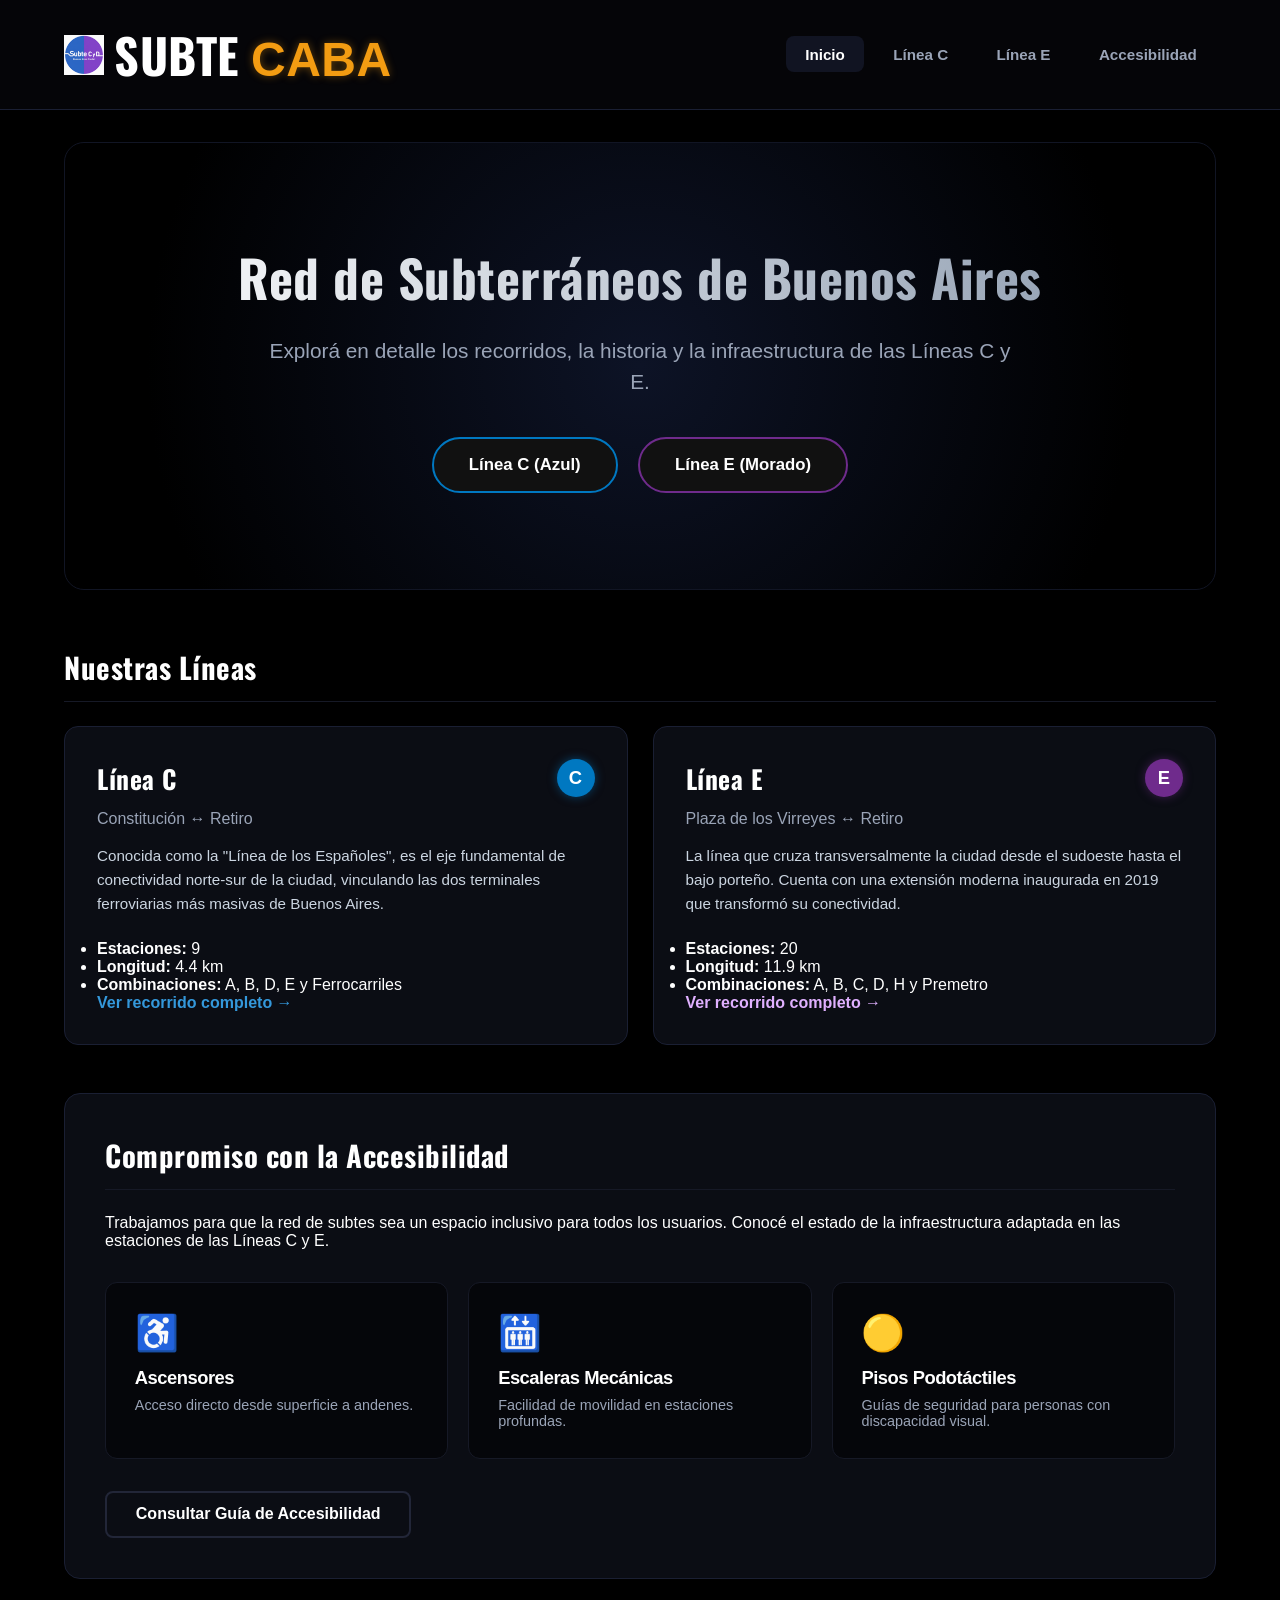
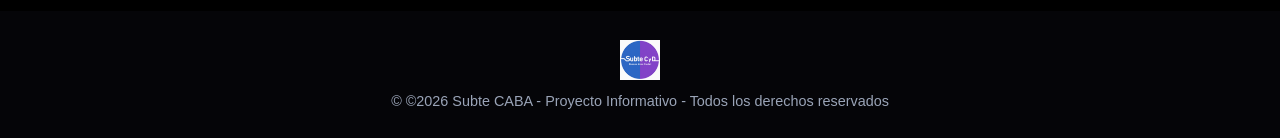
<file: index.html>
<!DOCTYPE html>
<html lang="es">
<head>
    <meta charset="UTF-8">
    <meta name="viewport" content="width=device-width, initial-scale=1.0">
    <title>Subte CABA - Inicio</title>
    <link rel="stylesheet" href="css/styles.css">
</head>
<body class="page-inicio">

    <header>
        <div class="logo">
            <img src="img/Logo pagina Subtes.png" alt="Logo Subtes CABA">
            <h1>SUBTE <span>CABA</span></h1>
        </div>
        <nav>
            <ul>
                <li><a href="index.html" class="active">Inicio</a></li>
                <li><a href="linea_c.html" class="linea-c-nav">Línea C</a></li>
                <li><a href="linea_e.html" class="linea-e-nav">Línea E</a></li>
                <li><a href="accesibilidad.html">Accesibilidad</a></li>
            </ul>
        </nav>
    </header>

    <main class="contenedor-inicio">
        
        <section class="hero-inicio">
            <h1>Red de Subterráneos de Buenos Aires</h1>
            <p>Explorá en detalle los recorridos, la historia y la infraestructura de las Líneas C y E.</p>
            <div class="botones-lineas">
                <a href="linea_c.html" class="btn-linea btn-c">Línea C (Azul)</a>
                <a href="linea_e.html" class="btn-linea btn-e">Línea E (Morado)</a>
            </div>
        </section>

        <section class="seccion-lineas-info">
            <h2>Nuestras Líneas</h2>
            <div class="grid-containers">
                
                <div class="container-linea-card card-c">
                    <div class="card-header-linea">
                        <h3>Línea C</h3>
                        <span class="badge-linea b-c">C</span>
                    </div>
                    <p class="recorrido-txt">Constitución ↔ Retiro</p>
                    <p class="desc-txt">Conocida como la "Línea de los Españoles", es el eje fundamental de conectividad norte-sur de la ciudad, vinculando las dos terminales ferroviarias más masivas de Buenos Aires.</p>
                    <ul class="datos-clave">
                        <li><strong>Estaciones:</strong> 9</li>
                        <li><strong>Longitud:</strong> 4.4 km</li>
                        <li><strong>Combinaciones:</strong> A, B, D, E y Ferrocarriles</li>
                    </ul>
                    <a href="linea-c.html" class="btn-ver-mas">Ver recorrido completo →</a>
                </div>

                <div class="container-linea-card card-e">
                    <div class="card-header-linea">
                        <h3>Línea E</h3>
                        <span class="badge-linea b-e">E</span>
                    </div>
                    <p class="recorrido-txt">Plaza de los Virreyes ↔ Retiro</p>
                    <p class="desc-txt">La línea que cruza transversalmente la ciudad desde el sudoeste hasta el bajo porteño. Cuenta con una extensión moderna inaugurada en 2019 que transformó su conectividad.</p>
                    <ul class="datos-clave">
                        <li><strong>Estaciones:</strong> 20</li>
                        <li><strong>Longitud:</strong> 11.9 km</li>
                        <li><strong>Combinaciones:</strong> A, B, C, D, H y Premetro</li>
                    </ul>
                    <a href="linea-e.html" class="btn-ver-mas">Ver recorrido completo →</a>
                </div>

            </div>
        </section>

        <section class="apartado-accesibilidad">
            <div class="accesibilidad-contenido">
                <div class="accesibilidad-texto">
                    <h2>Compromiso con la Accesibilidad</h2>
                    <p>Trabajamos para que la red de subtes sea un espacio inclusivo para todos los usuarios. Conocé el estado de la infraestructura adaptada en las estaciones de las Líneas C y E.</p>
                    
                    <div class="grid-iconos-accesibilidad">
                        <div class="icono-item">
                            <span class="icono">♿</span>
                            <h4>Ascensores</h4>
                            <p>Acceso directo desde superficie a andenes.</p>
                        </div>
                        <div class="icono-item">
                            <span class="icono">🛗</span>
                            <h4>Escaleras Mecánicas</h4>
                            <p>Facilidad de movilidad en estaciones profundas.</p>
                        </div>
                        <div class="icono-item">
                            <span class="icono">🟡</span>
                            <h4>Pisos Podotáctiles</h4>
                            <p>Guías de seguridad para personas con discapacidad visual.</p>
                        </div>
                    </div>

                    <a href="accesibilidad.html" class="btn-accesibilidad-link">Consultar Guía de Accesibilidad</a>
                </div>
            </div>
        </section>

    </main>

    <footer>
        <img src="img/Logo pagina Subtes.png" alt="Logo Subtes CABA">
        <p>&copy; ©2026 Subte CABA - Proyecto Informativo - Todos los derechos reservados </p>
    </footer>

    <script src="js/main.js"></script>
</body>
</html>
</file>
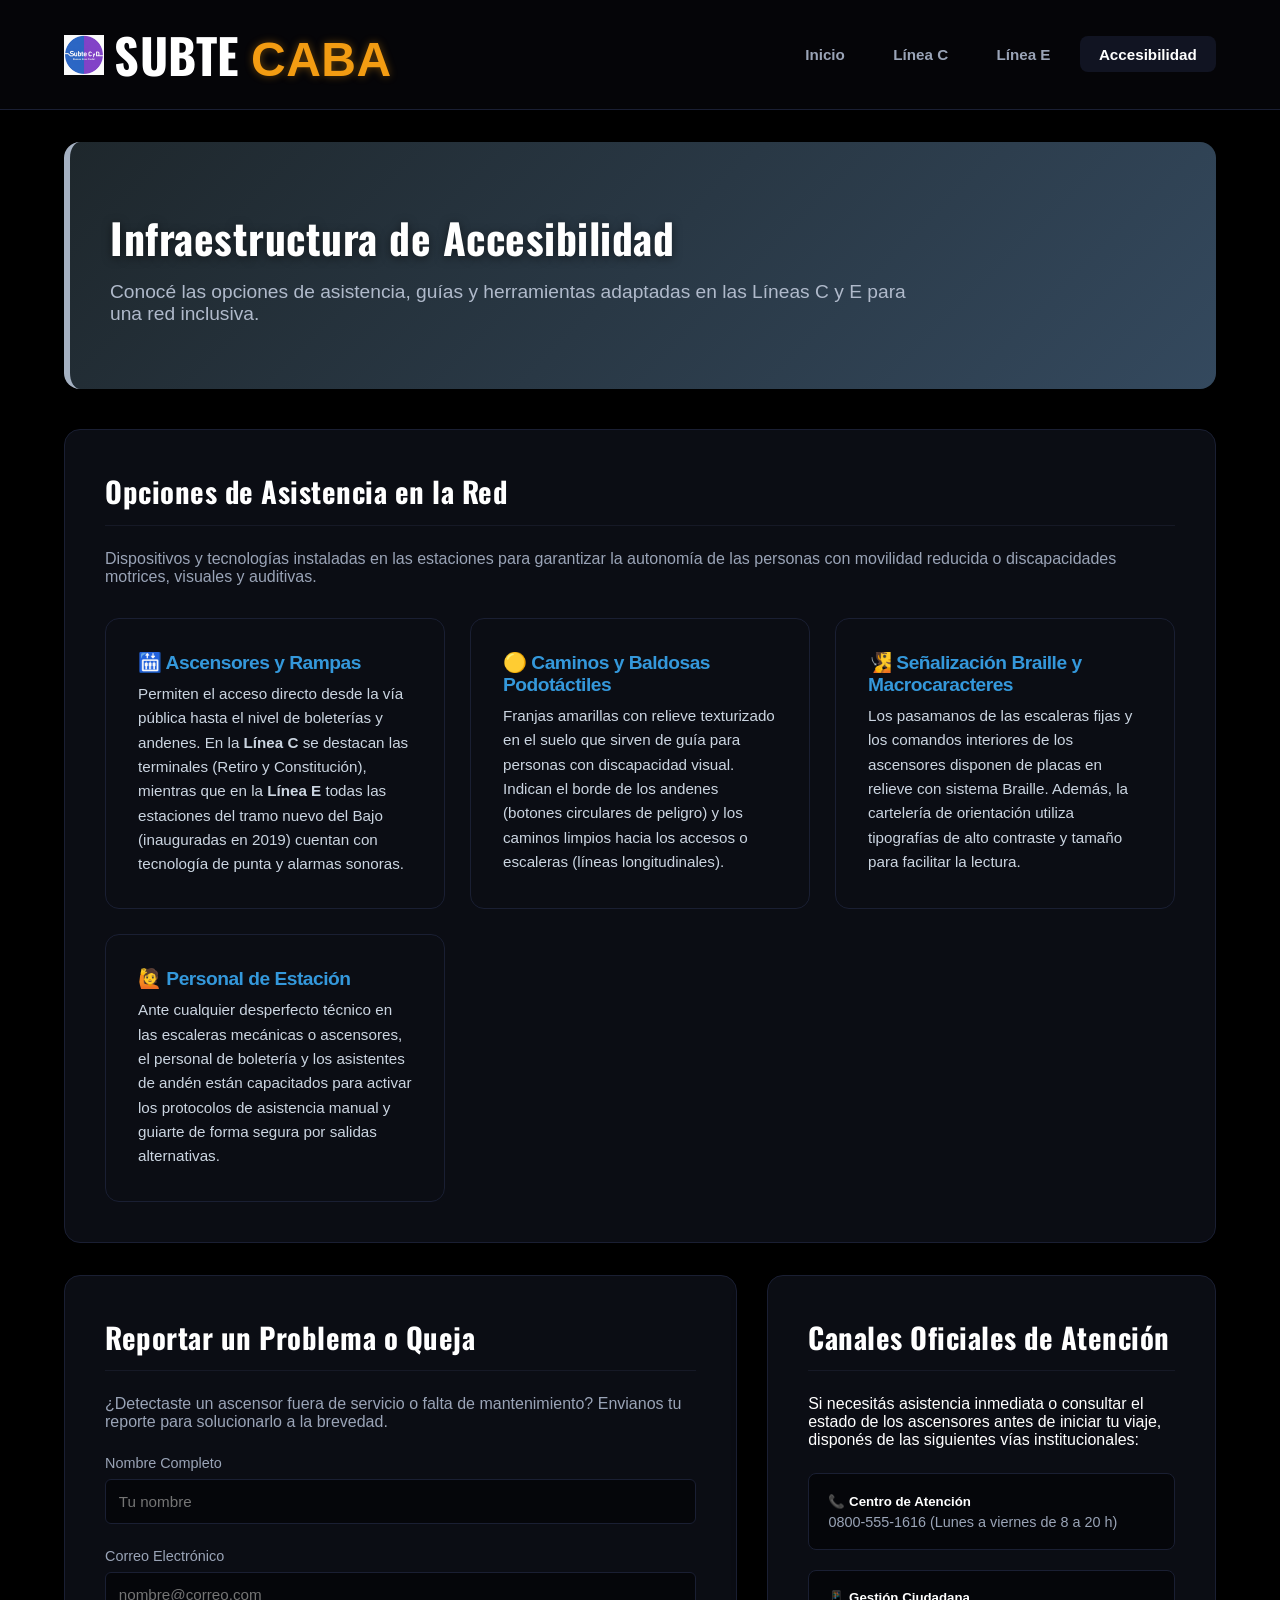
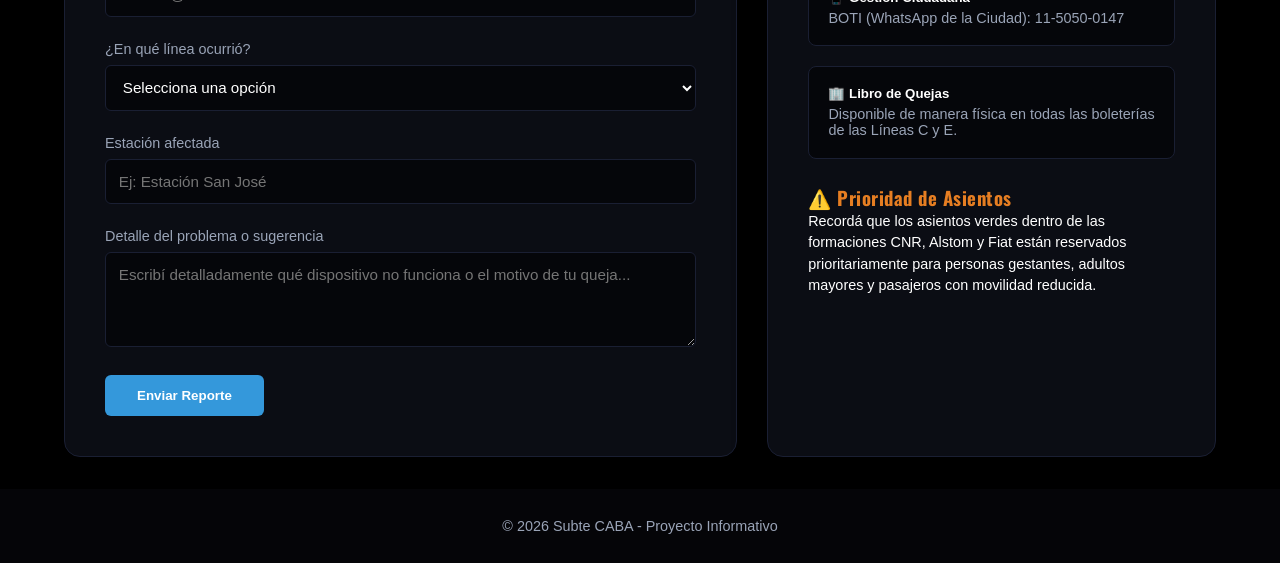
<file: accesibilidad.html>
<!DOCTYPE html>
<html lang="es">
<head>
    <meta charset="UTF-8">
    <meta name="viewport" content="width=device-width, initial-scale=1.0">
    <title>Subte CABA - Accesibilidad</title>
    <link rel="stylesheet" href="css/styles.css">
</head>
<body class="page-accesibilidad">

    <header>
        <div class="logo">
            <img src="img/Logo pagina Subtes.png" alt="Logo Subtes CABA">
            <h1>SUBTE <span>CABA</span></h1>
        </div>
        <nav>
            <ul>
                <li><a href="index.html">Inicio</a></li>
                <li><a href="linea_c.html" class="linea-c-nav">Línea C</a></li>
                <li><a href="linea_e.html" class="linea-e-nav">Línea E</a></li>
                <li><a href="accesibilidad.html" class="active">Accesibilidad</a></li>
            </ul>
        </nav>
    </header>

    <main class="contenedor-linea">
        <section class="banner-linea" style="background: linear-gradient(135deg, #1e272c 0%, #34495e 100%); border-left: 6px solid #a5b1c2;">
            <h1>Infraestructura de Accesibilidad</h1>
            <p>Conocé las opciones de asistencia, guías y herramientas adaptadas en las Líneas C y E para una red inclusiva.</p>
        </section>

        <section class="recorrido-subte" style="margin-bottom: 30px;">
            <h2>Opciones de Asistencia en la Red</h2>
            <p style="color: var(--texto-secundario); margin-bottom: 2rem;">Dispositivos y tecnologías instaladas en las estaciones para garantizar la autonomía de las personas con movilidad reducida o discapacidades motrices, visuales y auditivas.</p>
            
            <div class="grid-containers" style="margin-bottom: 0;">
                <div class="container-linea-card">
                    <h4 style="font-size: 1.2rem; margin-bottom: 0.5rem; color: #3498db;">🛗 Ascensores y Rampas</h4>
                    <p class="desc-txt" style="margin-bottom: 0;">
                        Permiten el acceso directo desde la vía pública hasta el nivel de boleterías y andenes. En la <strong>Línea C</strong> se destacan las terminales (Retiro y Constitución), mientras que en la <strong>Línea E</strong> todas las estaciones del tramo nuevo del Bajo (inauguradas en 2019) cuentan con tecnología de punta y alarmas sonoras.
                    </p>
                </div>

                <div class="container-linea-card">
                    <h4 style="font-size: 1.2rem; margin-bottom: 0.5rem; color: #3498db;">🟡 Caminos y Baldosas Podotáctiles</h4>
                    <p class="desc-txt" style="margin-bottom: 0;">
                        Franjas amarillas con relieve texturizado en el suelo que sirven de guía para personas con discapacidad visual. Indican el borde de los andenes (botones circulares de peligro) y los caminos limpios hacia los accesos o escaleras (líneas longitudinales).
                    </p>
                </div>

                <div class="container-linea-card">
                    <h4 style="font-size: 1.2rem; margin-bottom: 0.5rem; color: #3498db;">🧏 Señalización Braille y Macrocaracteres</h4>
                    <p class="desc-txt" style="margin-bottom: 0;">
                        Los pasamanos de las escaleras fijas y los comandos interiores de los ascensores disponen de placas en relieve con sistema Braille. Además, la cartelería de orientación utiliza tipografías de alto contraste y tamaño para facilitar la lectura.
                    </p>
                </div>

                <div class="container-linea-card">
                    <h4 style="font-size: 1.2rem; margin-bottom: 0.5rem; color: #3498db;">🙋 Personal de Estación</h4>
                    <p class="desc-txt" style="margin-bottom: 0;">
                        Ante cualquier desperfecto técnico en las escaleras mecánicas o ascensores, el personal de boletería y los asistentes de andén están capacitados para activar los protocolos de asistencia manual y guiarte de forma segura por salidas alternativas.
                    </p>
                </div>
            </div>
        </section>

        <div class="contenido-dos-columnas">
            
            <section class="recorrido-subte">
                <h2>Reportar un Problema o Queja</h2>
                <p style="color: var(--texto-secundario); margin-bottom: 1.5rem;">¿Detectaste un ascensor fuera de servicio o falta de mantenimiento? Envianos tu reporte para solucionarlo a la brevedad.</p>
                
                <form action="#" method="POST">
                    <div class="form-grupo">
                        <label for="nombre">Nombre Completo</label>
                        <input type="text" id="nombre" class="form-control" placeholder="Tu nombre" required>
                    </div>

                    <div class="form-grupo">
                        <label for="email">Correo Electrónico</label>
                        <input type="email" id="email" class="form-control" placeholder="nombre@correo.com" required>
                    </div>

                    <div class="form-grupo">
                        <label for="linea">¿En qué línea ocurrió?</label>
                        <select id="linea" class="form-control" required>
                            <option value="">Selecciona una opción</option>
                            <option value="C">Línea C</option>
                            <option value="E">Línea E</option>
                            <option value="otra">Otra estación / Combinación</option>
                        </select>
                    </div>

                    <div class="form-grupo">
                        <label for="estacion">Estación afectada</label>
                        <input type="text" id="estacion" class="form-control" placeholder="Ej: Estación San José" required>
                    </div>

                    <div class="form-grupo">
                        <label for="mensaje">Detalle del problema o sugerencia</label>
                        <textarea id="mensaje" class="form-control" rows="4" placeholder="Escribí detalladamente qué dispositivo no funciona o el motivo de tu queja..." required></textarea>
                    </div>

                    <button type="submit" class="btn-enviar">Enviar Reporte</button>
                </form>
            </section>

            <section class="historia-cultura">
                <h2>Canales Oficiales de Atención</h2>
                <p>Si necesitás asistencia inmediata o consultar el estado de los ascensores antes de iniciar tu viaje, disponés de las siguientes vías institucionales:</p>
                
                <div class="info-contacto-grilla">
                    <div class="contacto-item">
                        <h5 style="color: #fff; margin-bottom: 5px;">📞 Centro de Atención</h5>
                        <p style="font-size: 0.9rem; color: var(--texto-secundario);">0800-555-1616 (Lunes a viernes de 8 a 20 h)</p>
                    </div>
                    
                    <div class="contacto-item">
                        <h5 style="color: #fff; margin-bottom: 5px;">📱 Gestión Ciudadana</h5>
                        <p style="font-size: 0.9rem; color: var(--texto-secundario);">BOTI (WhatsApp de la Ciudad): 11-5050-0147</p>
                    </div>

                    <div class="contacto-item">
                        <h5 style="color: #fff; margin-bottom: 5px;">🏢 Libro de Quejas</h5>
                        <p style="font-size: 0.9rem; color: var(--texto-secundario);">Disponible de manera física en todas las boleterías de las Líneas C y E.</p>
                    </div>
                </div>

                <div class="destacado-cultural" style="margin-top: 25px; border-color: #e67e22;">
                    <h3 style="color: #e67e22;">⚠️ Prioridad de Asientos</h3>
                    <p style="font-size: 0.9rem; margin-bottom: 0; line-height: 1.5;">Recordá que los asientos verdes dentro de las formaciones CNR, Alstom y Fiat están reservados prioritariamente para personas gestantes, adultos mayores y pasajeros con movilidad reducida.</p>
                </div>
            </section>

        </div>
    </main>

    <footer>
        <p>&copy; 2026 Subte CABA - Proyecto Informativo</p>
    </footer>
</body>
</html>
</file>
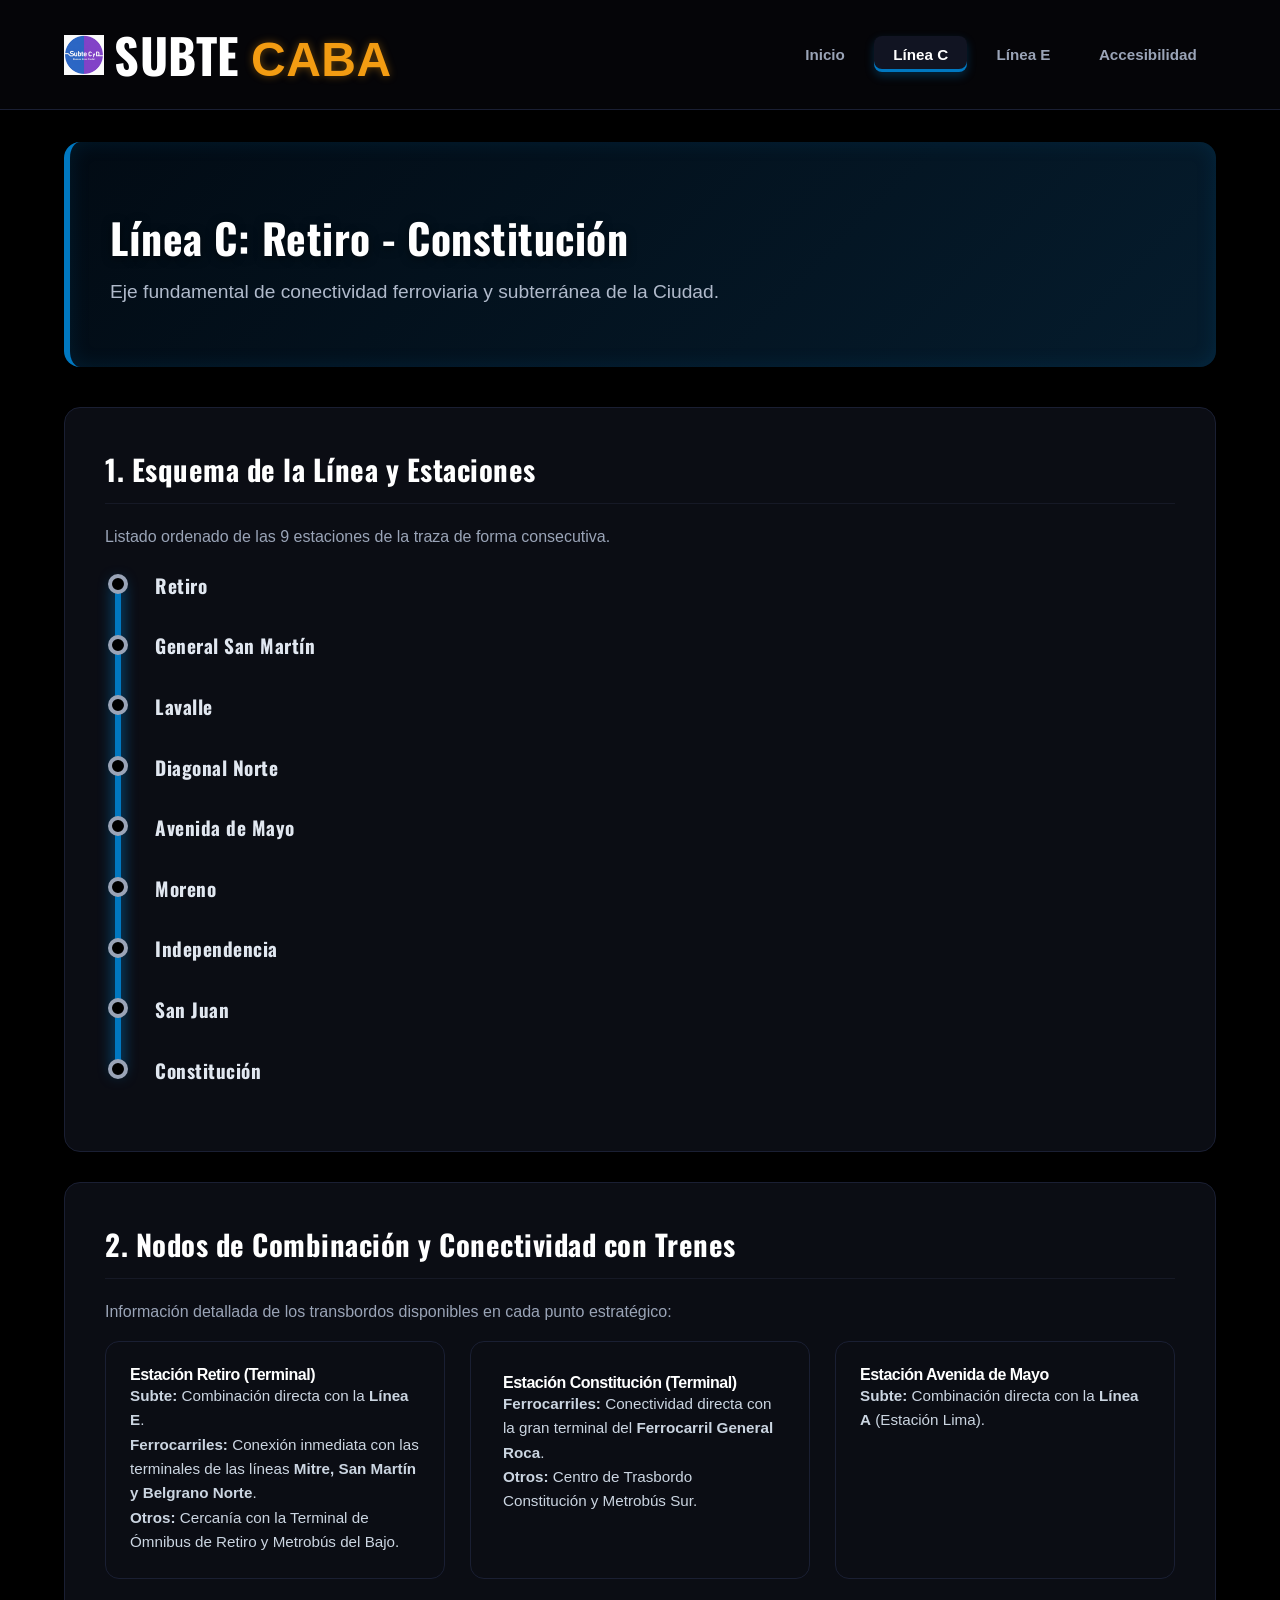
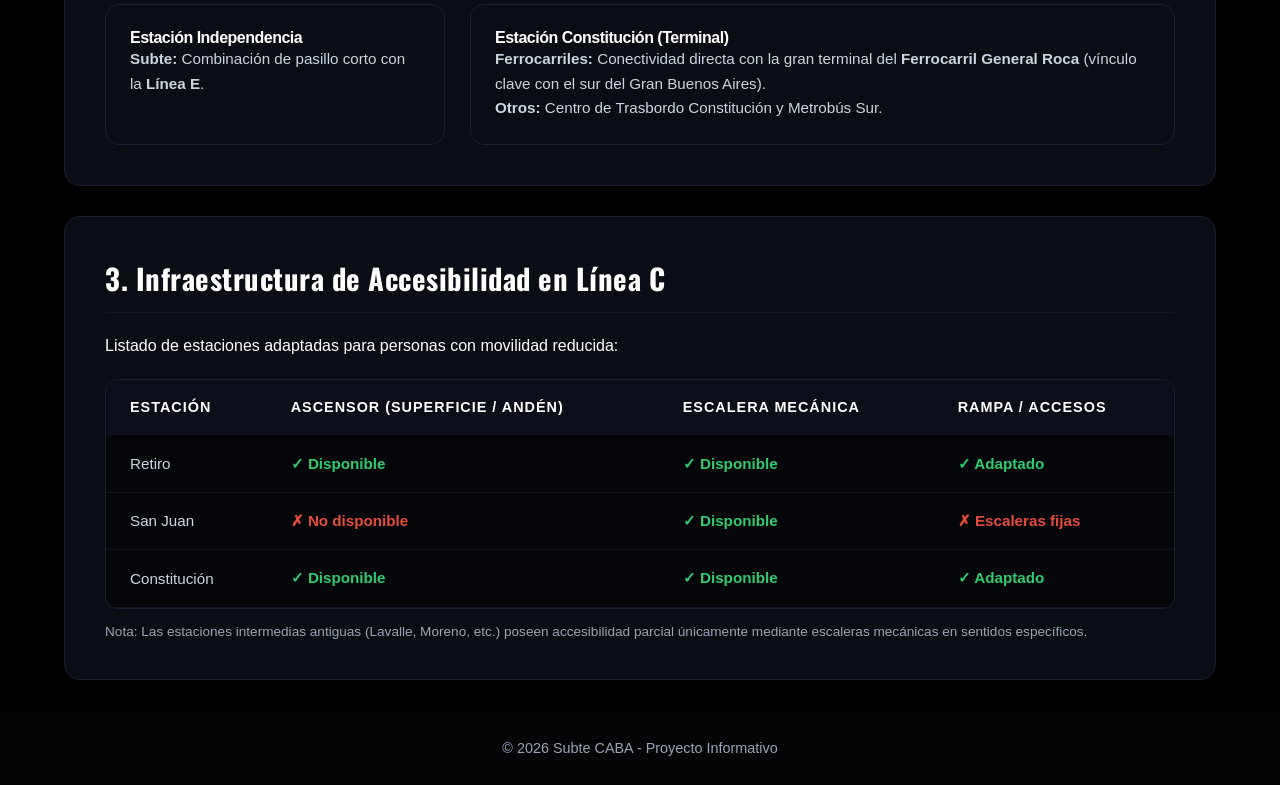
<file: linea_c.html>
<!DOCTYPE html>
<html lang="es">
<head>
    <meta charset="UTF-8">
    <meta name="viewport" content="width=device-width, initial-scale=1.0">
    <title>Subte CABA - Línea C</title>
    <link rel="stylesheet" href="css/styles.css">
</head>
<body class="page-linea-c">

    <header>
        <div class="logo">
            <img src="img/Logo pagina Subtes.png" alt="Logo Subtes CABA">
            <h1>SUBTE <span>CABA</span></h1>
        </div>
        <nav>
            <ul>
                <li><a href="index.html">Inicio</a></li>
                <li><a href="linea_c.html" class="active linea-c-nav">Línea C</a></li>
                <li><a href="linea_e.html" class="linea-e-nav">Línea E</a></li>
                <li><a href="accesibilidad.html">Accesibilidad</a></li>
            </ul>
        </nav>
    </header>

    <main class="contenedor-linea">
        <section class="banner-linea c-header">
            <h1>Línea C: Retiro - Constitución</h1>
            <p>Eje fundamental de conectividad ferroviaria y subterránea de la Ciudad.</p>
        </section>

        <section class="recorrido-subte" style="margin-bottom: 30px;">
            <h2>1. Esquema de la Línea y Estaciones</h2>
            <p style="color: var(--texto-secundario); margin-bottom: 20px;">Listado ordenado de las 9 estaciones de la traza de forma consecutiva.</p>
            <div class="timeline">
                <div class="estacion-item"><div class="punto-subte"></div><div class="estacion-info"><h3>Retiro</h3></div></div>
                <div class="estacion-item"><div class="punto-subte"></div><div class="estacion-info"><h3>General San Martín</h3></div></div>
                <div class="estacion-item"><div class="punto-subte"></div><div class="estacion-info"><h3>Lavalle</h3></div></div>
                <div class="estacion-item"><div class="punto-subte"></div><div class="estacion-info"><h3>Diagonal Norte</h3></div></div>
                <div class="estacion-item"><div class="punto-subte"></div><div class="estacion-info"><h3>Avenida de Mayo</h3></div></div>
                <div class="estacion-item"><div class="punto-subte"></div><div class="estacion-info"><h3>Moreno</h3></div></div>
                <div class="estacion-item"><div class="punto-subte"></div><div class="estacion-info"><h3>Independencia</h3></div></div>
                <div class="estacion-item"><div class="punto-subte"></div><div class="estacion-info"><h3>San Juan</h3></div></div>
                <div class="estacion-item"><div class="punto-subte"></div><div class="estacion-info"><h3>Constitución</h3></div></div>
            </div>
        </section>

        <section class="historia-cultura" style="margin-bottom: 30px;">
            <h2>2. Nodos de Combinación y Conectividad con Trenes</h2>
            <p style="color: var(--texto-secundario); margin-bottom: 20px;">Información detallada de los transbordos disponibles en cada punto estratégico:</p>
            
            <div class="grid-containers" style="margin-bottom: 0;">
                <div class="container-linea-card" style="padding: 1.5rem;">
                    <h4>Estación Retiro (Terminal)</h4>
                    <p class="desc-txt" style="margin-bottom: 0;">
                        <strong>Subte:</strong> Combinación directa con la <strong>Línea E</strong>.<br>
                        <strong>Ferrocarriles:</strong> Conexión inmediata con las terminales de las líneas <strong>Mitre, San Martín y Belgrano Norte</strong>.<br>
                        <strong>Otros:</strong> Cercanía con la Terminal de Ómnibus de Retiro y Metrobús del Bajo.
                    </p>
                </div>
                <!-- BUSCÁ ESTA TARJETA Y DEJALA ASÍ (SACALE EL STYLE DEL SPAN 2) -->
                <div class="container-linea-card">
                    <h4>Estación Constitución (Terminal)</h4>
                    <p class="desc-txt" style="margin-bottom: 0;">
                        <strong>Ferrocarriles:</strong> Conectividad directa con la gran terminal del <strong>Ferrocarril General Roca</strong>.<br>
                        <strong>Otros:</strong> Centro de Trasbordo Constitución y Metrobús Sur.
                    </p>
                </div>
                <div class="container-linea-card" style="padding: 1.5rem;">
                    <h4>Estación Avenida de Mayo</h4>
                    <p class="desc-txt" style="margin-bottom: 0;">
                        <strong>Subte:</strong> Combinación directa con la <strong>Línea A</strong> (Estación Lima).
                    </p>
                </div>
                <div class="container-linea-card" style="padding: 1.5rem;">
                    <h4>Estación Independencia</h4>
                    <p class="desc-txt" style="margin-bottom: 0;">
                            <strong>Subte:</strong> Combinación de pasillo corto con la <strong>Línea E</strong>.
                    </p>
                </div>
                <div class="container-linea-card" style="padding: 1.5rem; grid-column: span 2;">
                    <h4>Estación Constitución (Terminal)</h4>
                    <p class="desc-txt" style="margin-bottom: 0;">
                        <strong>Ferrocarriles:</strong> Conectividad directa con la gran terminal del <strong>Ferrocarril General Roca</strong> (vínculo clave con el sur del Gran Buenos Aires).<br>
                        <strong>Otros:</strong> Centro de Trasbordo Constitución y Metrobús Sur.
                    </p>
                </div>
            </div>
        </section>

        <section class="apartado-accesibilidad">
            <h2>3. Infraestructura de Accesibilidad en Línea C</h2>
            <p>Listado de estaciones adaptadas para personas con movilidad reducida:</p>
            <div class="tabla-accesibilidad-contenedor">
                <table>
                    <thead>
                        <tr>
                            <th>Estación</th>
                            <th>Ascensor (Superficie / Andén)</th>
                            <th>Escalera Mecánica</th>
                            <th>Rampa / Accesos</th>
                        </tr>
                    </thead>
                    <tbody>
                        <tr><td>Retiro</td><td class="check-si">✓ Disponible</td><td class="check-si">✓ Disponible</td><td class="check-si">✓ Adaptado</td></tr>
                        <tr><td>San Juan</td><td class="check-no">✗ No disponible</td><td class="check-si">✓ Disponible</td><td class="check-no">✗ Escaleras fijas</td></tr>
                        <tr><td>Constitución</td><td class="check-si">✓ Disponible</td><td class="check-si">✓ Disponible</td><td class="check-si">✓ Adaptado</td></tr>
                    </tbody>
                </table>
            </div>
            <p style="font-size: 0.85rem; color: var(--texto-secundario); margin-top: 15px;">Nota: Las estaciones intermedias antiguas (Lavalle, Moreno, etc.) poseen accesibilidad parcial únicamente mediante escaleras mecánicas en sentidos específicos.</p>
        </section>
    </main>

    <footer><p>&copy; 2026 Subte CABA - Proyecto Informativo</p></footer>
</body>
</html>
</file>
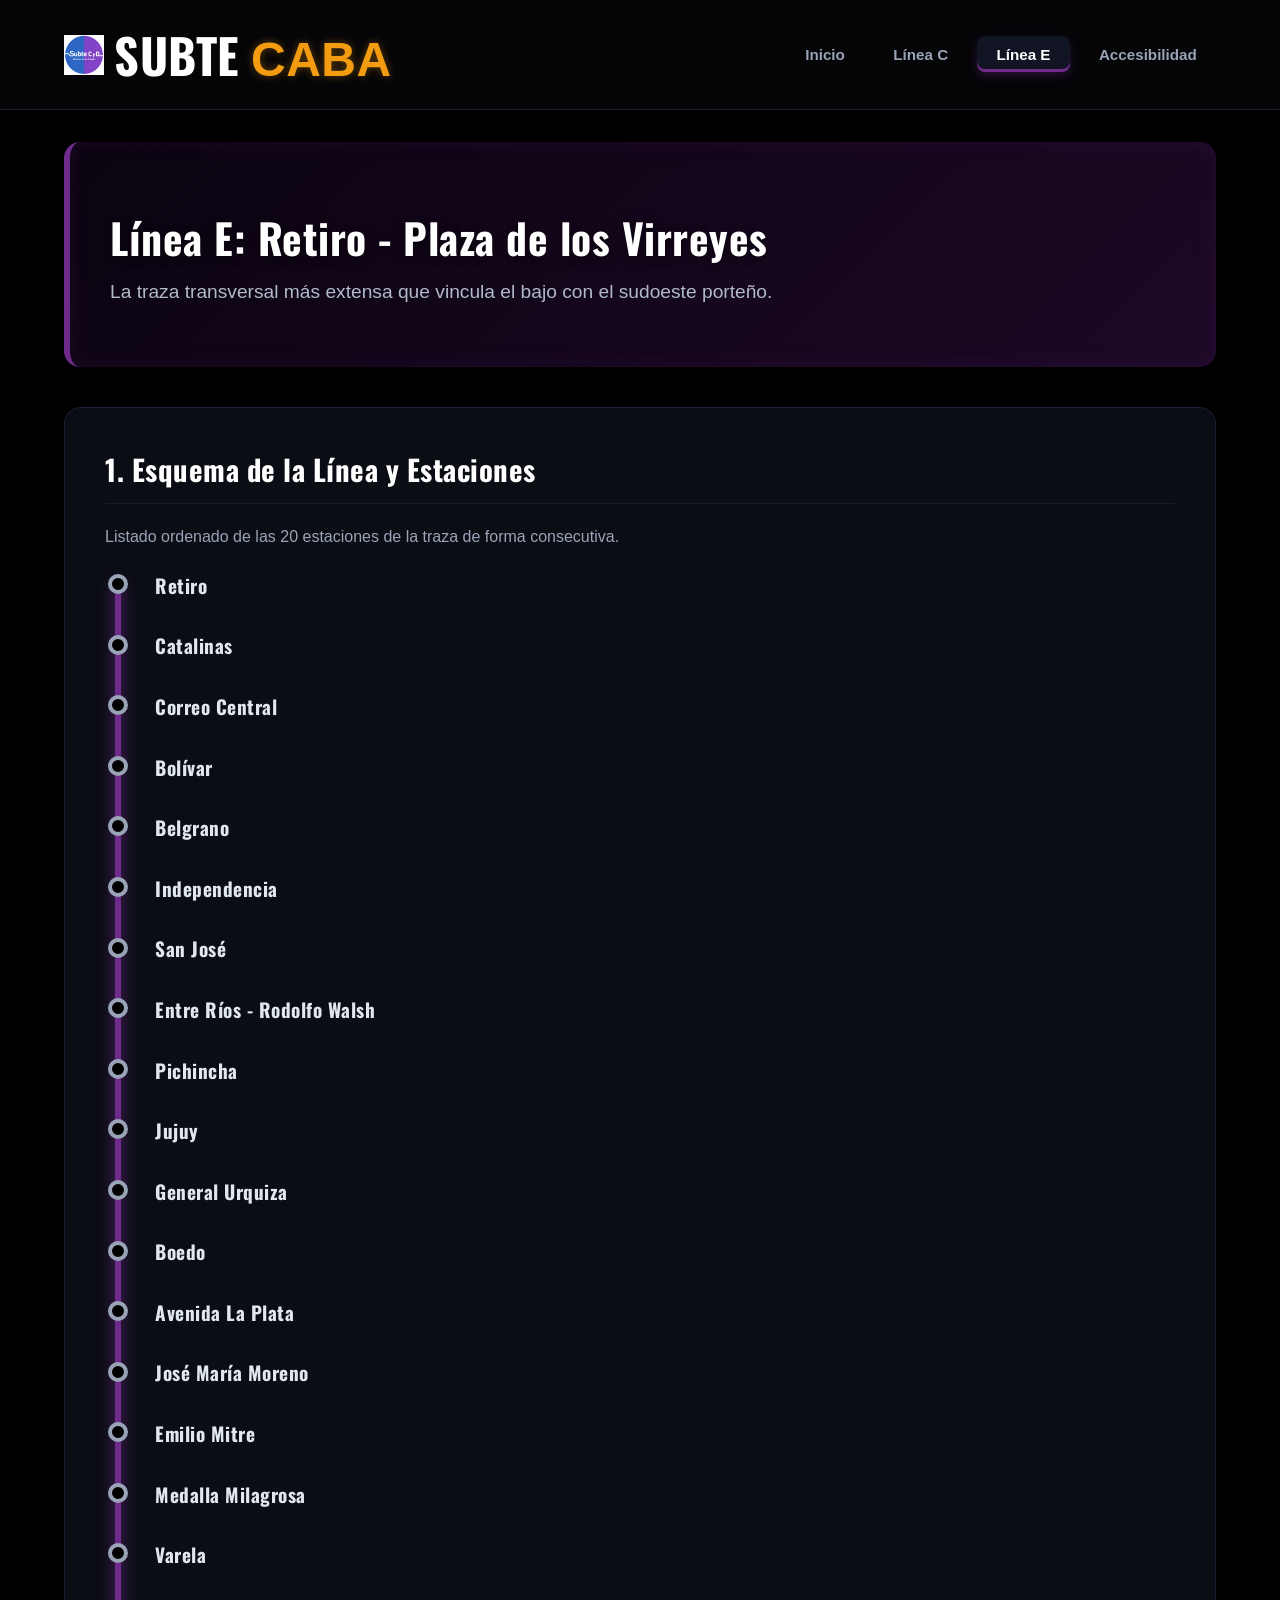
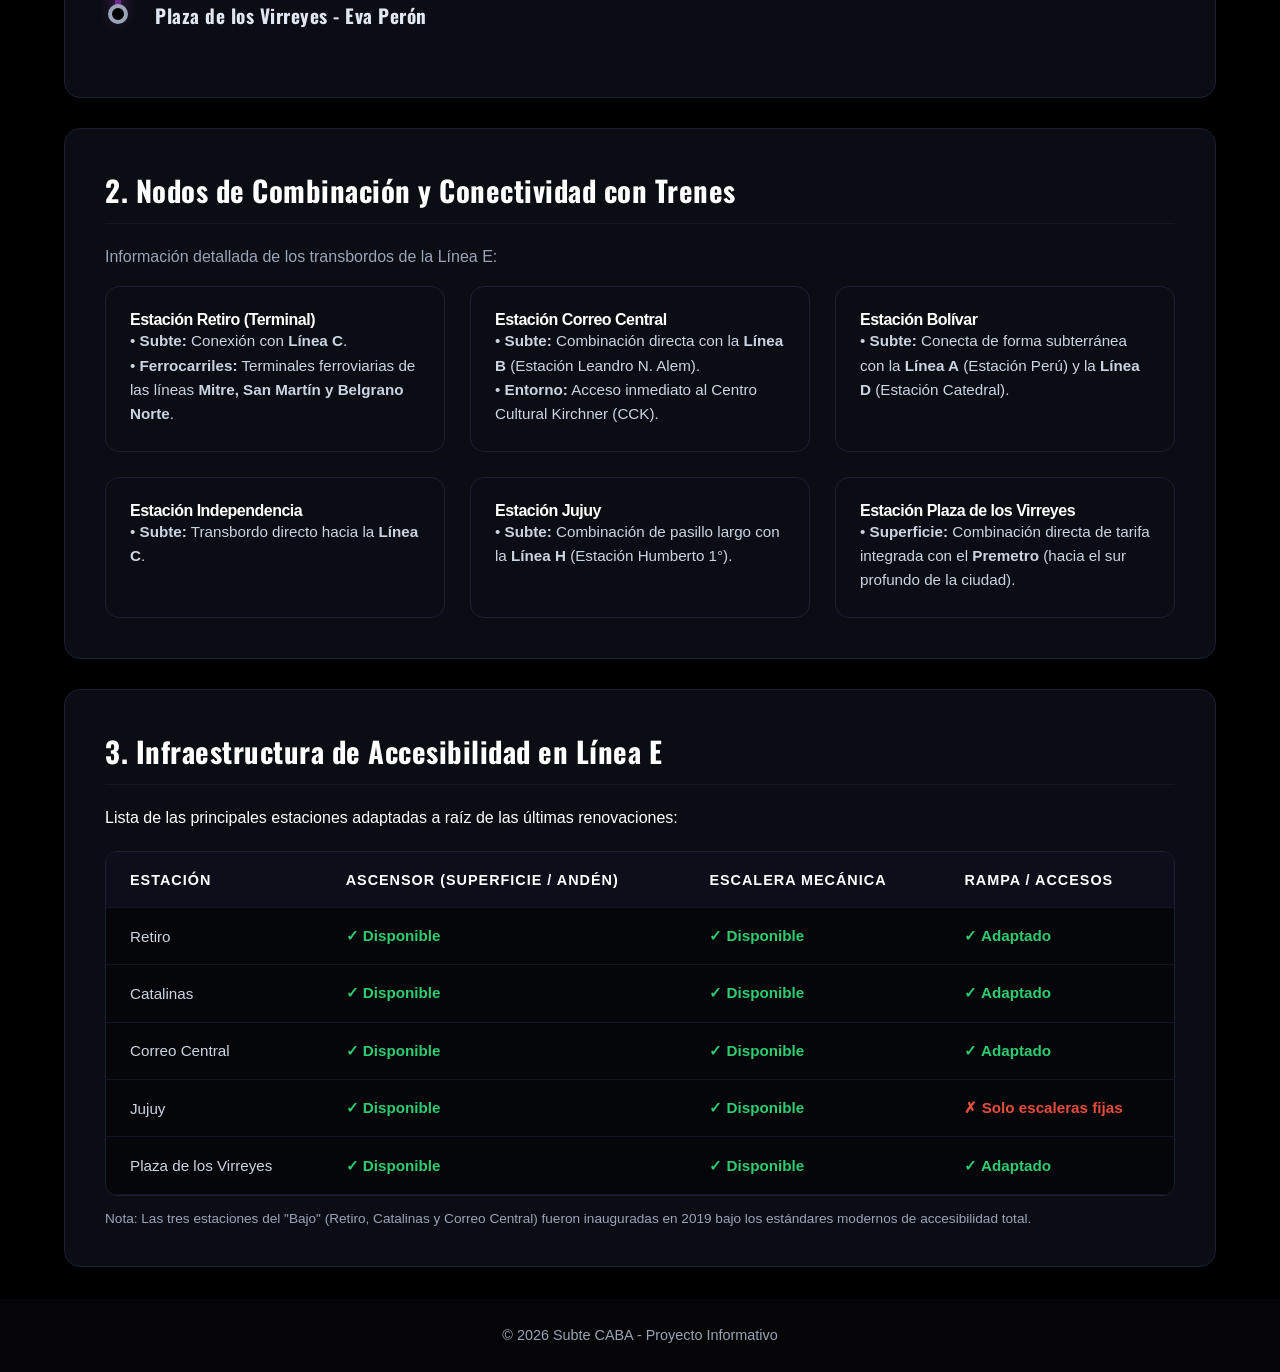
<file: linea_e.html>
<!DOCTYPE html>
<html lang="es">
<head>
    <meta charset="UTF-8">
    <meta name="viewport" content="width=device-width, initial-scale=1.0">
    <title>Subte CABA - Línea E</title>
    <link rel="stylesheet" href="css/styles.css">
</head>
<body class="page-linea-e">

    <header>
        <div class="logo">
            <img src="img/Logo pagina Subtes.png" alt="Logo Subtes CABA">
            <h1>SUBTE <span>CABA</span></h1>
        </div>
        <nav>
            <ul>
                <li><a href="index.html">Inicio</a></li>
                <li><a href="linea_c.html" class="linea-c-nav">Línea C</a></li>
                <li><a href="linea_e.html" class="active linea-e-nav">Línea E</a></li>
                <li><a href="accesibilidad.html">Accesibilidad</a></li>
            </ul>
        </nav>
    </header>

    <main class="contenedor-linea">
        <section class="banner-linea e-header">
            <h1>Línea E: Retiro - Plaza de los Virreyes</h1>
            <p>La traza transversal más extensa que vincula el bajo con el sudoeste porteño.</p>
        </section>

        <section class="recorrido-subte" style="margin-bottom: 30px;">
            <h2>1. Esquema de la Línea y Estaciones</h2>
            <p style="color: var(--texto-secundario); margin-bottom: 20px;">Listado ordenado de las 20 estaciones de la traza de forma consecutiva.</p>
            <div class="timeline e-timeline">
                <div class="estacion-item"><div class="punto-subte"></div><div class="estacion-info"><h3>Retiro</h3></div></div>
                <div class="estacion-item"><div class="punto-subte"></div><div class="estacion-info"><h3>Catalinas</h3></div></div>
                <div class="estacion-item"><div class="punto-subte"></div><div class="estacion-info"><h3>Correo Central</h3></div></div>
                <div class="estacion-item"><div class="punto-subte"></div><div class="estacion-info"><h3>Bolívar</h3></div></div>
                <div class="estacion-item"><div class="punto-subte"></div><div class="estacion-info"><h3>Belgrano</h3></div></div>
                <div class="estacion-item"><div class="punto-subte"></div><div class="estacion-info"><h3>Independencia</h3></div></div>
                <div class="estacion-item"><div class="punto-subte"></div><div class="estacion-info"><h3>San José</h3></div></div>
                <div class="estacion-item"><div class="punto-subte"></div><div class="estacion-info"><h3>Entre Ríos - Rodolfo Walsh</h3></div></div>
                <div class="estacion-item"><div class="punto-subte"></div><div class="estacion-info"><h3>Pichincha</h3></div></div>
                <div class="estacion-item"><div class="punto-subte"></div><div class="estacion-info"><h3>Jujuy</h3></div></div>
                <div class="estacion-item"><div class="punto-subte"></div><div class="estacion-info"><h3>General Urquiza</h3></div></div>
                <div class="estacion-item"><div class="punto-subte"></div><div class="estacion-info"><h3>Boedo</h3></div></div>
                <div class="estacion-item"><div class="punto-subte"></div><div class="estacion-info"><h3>Avenida La Plata</h3></div></div>
                <div class="estacion-item"><div class="punto-subte"></div><div class="estacion-info"><h3>José María Moreno</h3></div></div>
                <div class="estacion-item"><div class="punto-subte"></div><div class="estacion-info"><h3>Emilio Mitre</h3></div></div>
                <div class="estacion-item"><div class="punto-subte"></div><div class="estacion-info"><h3>Medalla Milagrosa</h3></div></div>
                <div class="estacion-item"><div class="punto-subte"></div><div class="estacion-info"><h3>Varela</h3></div></div>
                <div class="estacion-item"><div class="punto-subte"></div><div class="estacion-info"><h3>Plaza de los Virreyes - Eva Perón</h3></div></div>
            </div>
        </section>

        <section class="historia-cultura" style="margin-bottom: 30px;">
            <h2>2. Nodos de Combinación y Conectividad con Trenes</h2>
            <p style="color: var(--texto-secundario); margin-bottom: 20px;">Información detallada de los transbordos de la Línea E:</p>
            
            <div class="grid-containers" style="margin-bottom: 0;">
                <div class="container-linea-card" style="padding: 1.5rem;">
                    <h4>Estación Retiro (Terminal)</h4>
                    <p class="desc-txt" style="margin-bottom: 0;">
                        • <strong>Subte:</strong> Conexión con <strong>Línea C</strong>.<br>
                        • <strong>Ferrocarriles:</strong> Terminales ferroviarias de las líneas <strong>Mitre, San Martín y Belgrano Norte</strong>.
                    </p>
                </div>
                <div class="container-linea-card" style="padding: 1.5rem;">
                    <h4>Estación Correo Central</h4>
                    <p class="desc-txt" style="margin-bottom: 0;">
                        • <strong>Subte:</strong> Combinación directa con la <strong>Línea B</strong> (Estación Leandro N. Alem).<br>
                        • <strong>Entorno:</strong> Acceso inmediato al Centro Cultural Kirchner (CCK).
                    </p>
                </div>
                <div class="container-linea-card" style="padding: 1.5rem;">
                    <h4>Estación Bolívar</h4>
                    <p class="desc-txt" style="margin-bottom: 0;">
                        • <strong>Subte:</strong> Conecta de forma subterránea con la <strong>Línea A</strong> (Estación Perú) y la <strong>Línea D</strong> (Estación Catedral).
                    </p>
                </div>
                <div class="container-linea-card" style="padding: 1.5rem;">
                    <h4>Estación Independencia</h4>
                    <p class="desc-txt" style="margin-bottom: 0;">
                        • <strong>Subte:</strong> Transbordo directo hacia la <strong>Línea C</strong>.
                    </p>
                </div>
                <div class="container-linea-card" style="padding: 1.5rem;">
                    <h4>Estación Jujuy</h4>
                    <p class="desc-txt" style="margin-bottom: 0;">
                        • <strong>Subte:</strong> Combinación de pasillo largo con la <strong>Línea H</strong> (Estación Humberto 1°).
                    </p>
                </div>
                <div class="container-linea-card" style="padding: 1.5rem;">
                    <h4>Estación Plaza de los Virreyes</h4>
                    <p class="desc-txt" style="margin-bottom: 0;">
                        • <strong>Superficie:</strong> Combinación directa de tarifa integrada con el <strong>Premetro</strong> (hacia el sur profundo de la ciudad).
                    </p>
                </div>
            </div>
        </section>

        <section class="apartado-accesibilidad">
            <h2>3. Infraestructura de Accesibilidad en Línea E</h2>
            <p>Lista de las principales estaciones adaptadas a raíz de las últimas renovaciones:</p>
            <div class="tabla-accesibilidad-contenedor">
                <table>
                    <thead>
                        <tr>
                            <th>Estación</th>
                            <th>Ascensor (Superficie / Andén)</th>
                            <th>Escalera Mecánica</th>
                            <th>Rampa / Accesos</th>
                        </tr>
                    </thead>
                    <tbody>
                        <tr><td>Retiro</td><td class="check-si">✓ Disponible</td><td class="check-si">✓ Disponible</td><td class="check-si">✓ Adaptado</td></tr>
                        <tr><td>Catalinas</td><td class="check-si">✓ Disponible</td><td class="check-si">✓ Disponible</td><td class="check-si">✓ Adaptado</td></tr>
                        <tr><td>Correo Central</td><td class="check-si">✓ Disponible</td><td class="check-si">✓ Disponible</td><td class="check-si">✓ Adaptado</td></tr>
                        <tr><td>Jujuy</td><td class="check-si">✓ Disponible</td><td class="check-si">✓ Disponible</td><td class="check-no">✗ Solo escaleras fijas</td></tr>
                        <tr><td>Plaza de los Virreyes</td><td class="check-si">✓ Disponible</td><td class="check-si">✓ Disponible</td><td class="check-si">✓ Adaptado</td></tr>
                    </tbody>
                </table>
            </div>
            <p style="font-size: 0.85rem; color: var(--texto-secundario); margin-top: 15px;">Nota: Las tres estaciones del "Bajo" (Retiro, Catalinas y Correo Central) fueron inauguradas en 2019 bajo los estándares modernos de accesibilidad total.</p>
        </section>
    </main>

    <footer><p>&copy; 2026 Subte CABA - Proyecto Informativo</p></footer>
</body>
</html>
</file>
<file: css/styles.css>
@import url('https://fonts.googleapis.com/css2?family=Oswald:wght@500;600;700&family=Inter:wght@400;500;600&display=swap');

/* ==========================================================================
   VARIABLES GLOBALES (ENFOQUE NEGRO PURO CON DETALLES NEÓN)
   ========================================================================== */
:root {
    --color-linea-c: #0078C1;      /* Azul Oficial Línea C */
    --color-linea-e: #6F2B8C;      /* Morado Oficial Línea E */
    
    /* Fondos - Predominio de Negro */
    --bg-puro: #000000;            /* Fondo general de la pantalla */
    --bg-tarjetas: #0b0d14;        /* Negro con un levísimo matiz azulado para contenedores */
    --bg-header: #050508;          /* Header y Footer casi invisibles en la oscuridad */
    --border-glow: #1a1f33;        /* Borde base oscuro */
    
    /* Textos de alto contraste */
    --texto-principal: #ffffff;    /* Blanco puro */
    --texto-secundario: #9aa4b7;   /* Gris claro para descripciones legibles */
    
    /* Estados */
    --color-normal: #2ecc71;
    --color-alerta: #e74c3c;
}

/* ==========================================================================
   RESET, TIPOGRAFÍA Y CONFIGURACIÓN BASE
   ========================================================================== */
* {
    margin: 0;
    padding: 0;
    box-sizing: border-box;
    font-family: 'Helvetica Neue', Arial, sans-serif; /* Tipografía limpia y moderna */
}

body {
    background-color: var(--bg-puro);
    color: var(--texto-principal);
    display: flex;
    flex-direction: column;
    min-height: 100vh;
    overflow-x: hidden;
}

/* ==========================================================================
   HEADER Y MENÚ DE NAVEGACIÓN
   ========================================================================== */
header {
    background-color: var(--bg-header);
    border-bottom: 1px solid var(--border-glow);
    display: flex;
    justify-content: space-between;
    align-items: center;
    padding: 1.2rem 5%;
    position: sticky;
    top: 0;
    z-index: 1000;
}

header .logo {
    font-size: 1.5rem;
    font-weight: 800;
    letter-spacing: 1.5px;
    text-transform: uppercase;
}
header .logo {
    font-size: 1.5rem;
    font-weight: 800;
    letter-spacing: 1.5px;
    text-transform: uppercase;
    display: flex;
    align-items: center;
    gap: 10px;
}

header .logo img {
    height: 40px;
    width: auto;
}


header .logo span {
    color: #f39c12; /* Toque naranja corporativo de SBASE */
    text-shadow: 0 0 8px rgba(243, 156, 18, 0.4);
}

nav ul {
    display: flex;
    list-style: none;
    gap: 10px;
}

nav ul li a {
    color: var(--texto-secundario);
    text-decoration: none;
    padding: 0.6rem 1.2rem;
    border-radius: 8px;
    font-weight: 600;
    font-size: 0.95rem;
    transition: all 0.3s ease;
}

/* Resaltado dinámico según la sección activa */
nav ul li a:hover, nav ul li a.active {
    color: var(--texto-principal);
    background-color: #111422;
}

nav ul li a.linea-c-nav:hover, nav ul li a.linea-c-nav.active {
    box-shadow: inset 0 -3px 0 var(--color-linea-c), 0 4px 10px rgba(0, 120, 193, 0.3);
}

nav ul li a.linea-e-nav:hover, nav ul li a.linea-e-nav.active {
    box-shadow: inset 0 -3px 0 var(--color-linea-e), 0 4px 10px rgba(111, 43, 140, 0.3);
}

/* ==========================================================================
   ESTRUCTURA DE CONTAINERS Y RESPONSIVE (GRID Y FLEXBOX)
   ========================================================================== */
.contenedor-linea, .contenedor-inicio {
    padding: 2rem 5%;
    max-width: 1400px;
    margin: 0 auto;
    width: 100%;
}

/* Grilla adaptable de 2 columnas (Recorridos e Historias) */
.contenido-dos-columnas {
    display: grid;
    grid-template-columns: 1.2fr 0.8fr;
    gap: 30px;
    margin-top: 2rem;
}

/* Contenedores de Información Principales */
.recorrido-subte, .historia-cultura, .apartado-accesibilidad {
    background-color: var(--bg-tarjetas);
    border: 1px solid var(--border-glow);
    padding: 2.5rem;
    border-radius: 16px;
    box-shadow: 0 10px 30px rgba(0, 0, 0, 0.7);
    transition: all 0.4s cubic-bezier(0.165, 0.84, 0.44, 1);
}

/* ==========================================================================
   TÍTULOS Y ENCABEZADOS Y BANNERS
   ========================================================================== */
h1, h2, h3, h4 {
    font-weight: 700;
    letter-spacing: -0.5px;
}

.recorrido-subte h2, .historia-cultura h2, .apartado-accesibilidad h2, .seccion-lineas-info h2 {
    font-size: 1.8rem;
    margin-bottom: 1.5rem;
    border-bottom: 1px solid #161926;
    padding-bottom: 0.8rem;
}

/* Banners superiores con gradientes oscuros dramáticos */
.banner-linea {
    padding: 4rem 2.5rem;
    border-radius: 16px;
    margin-bottom: 2.5rem;
    box-shadow: 0 10px 30px rgba(0, 0, 0, 0.8);
}

.c-header {
    background: linear-gradient(135deg, #020b14 0%, #051c2d 100%);
    border-left: 6px solid var(--color-linea-c);
    box-shadow: inset 0 0 20px rgba(0, 120, 193, 0.15);
}

.e-header {
    background: linear-gradient(135deg, #0b0410 0%, #1c0926 100%);
    border-left: 6px solid var(--color-linea-e);
    box-shadow: inset 0 0 20px rgba(111, 43, 140, 0.15);
}

.banner-linea h1 {
    font-size: 2.6rem;
    margin-bottom: 0.8rem;
    text-shadow: 0 2px 10px rgba(0,0,0,0.5);
}

.banner-linea p {
    color: #b0bacb;
    font-size: 1.2rem;
    max-width: 800px;
}

/* ==========================================================================
   BOTONES INTERACTIVOS (EFECTO GLOW)
   ========================================================================== */
.botones-lineas {
    display: flex;
    justify-content: center;
    gap: 20px;
    flex-wrap: wrap;
}

.btn-linea {
    display: inline-block;
    padding: 1rem 2.2rem;
    font-size: 1.05rem;
    font-weight: 700;
    color: #ffffff;
    text-decoration: none;
    border-radius: 50px;
    transition: all 0.3s cubic-bezier(0.4, 0, 0.2, 1);
    background-color: #111;
    border: 2px solid transparent;
}

/* Hover de botones: Se agrandan y generan luz */
.btn-c { border-color: var(--color-linea-c); }
.btn-c:hover {
    background-color: var(--color-linea-c);
    box-shadow: 0 0 25px rgba(0, 120, 193, 0.7);
    transform: scale(1.05);
}

.btn-e { border-color: var(--color-linea-e); }
.btn-e:hover {
    background-color: var(--color-linea-e);
    box-shadow: 0 0 25px rgba(111, 43, 140, 0.7);
    transform: scale(1.05);
}

/* ==========================================================================
   TARJETAS / CONTAINERS CON INFO (SE AGRANDAN EN HOVER)
   ========================================================================== */
.grid-containers {
    display: grid;
    grid-template-columns: repeat(auto-fit, minmax(280px, 1fr));
    gap: 25px;
    margin-bottom: 3rem;
}

.container-linea-card {
    background-color: var(--bg-tarjetas);
    border: 1px solid var(--border-glow);
    border-radius: 14px;
    padding: 2rem;
    display: flex;
    flex-direction: column;
    transition: all 0.4s cubic-bezier(0.165, 0.84, 0.44, 1);
}

/* Efecto de agrandado y brillo al pasar el mouse por las tarjetas */
.container-linea-card:hover {
    transform: translateY(-8px) scale(1.02); /* Se eleva y agranda ligeramente */
    background-color: #0f121c;
}

.card-c:hover {
    border-color: var(--color-linea-c);
    box-shadow: 0 12px 30px rgba(0, 120, 193, 0.25);
}

.card-e:hover {
    border-color: var(--color-linea-e);
    box-shadow: 0 12px 30px rgba(111, 43, 140, 0.25);
}

/* Textos internos de tarjetas */
.card-header-linea { display: flex; justify-content: space-between; align-items: center; margin-bottom: 0.8rem; }
.card-header-linea h3 { font-size: 1.6rem; color: #fff; }
.recorrido-txt { color: var(--texto-secundario); font-size: 1rem; font-weight: 500; margin-bottom: 1rem; }
.desc-txt { color: #cbd5e1; line-height: 1.6; margin-bottom: 1.5rem; font-size: 0.95rem; }

/* Enlaces "Ver más" de las tarjetas */
.btn-ver-mas {
    margin-top: auto;
    text-decoration: none;
    font-size: 1rem;
    font-weight: 700;
    transition: padding-left 0.2s ease;
}
.card-c .btn-ver-mas { color: #3498db; }
.card-e .btn-ver-mas { color: #e0b0ff; }
.container-linea-card:hover .btn-ver-mas { padding-left: 6px; }

/* ==========================================================================
   LOS MAPAS / ESQUEMAS DE VÍAS (TIMELINE)
   ========================================================================== */
.timeline {
    position: relative;
    padding-left: 40px;
    margin-left: 10px;
}

/* Vía física del subte en el mapa */
.timeline::before {
    content: '';
    position: absolute;
    left: 0;
    top: 15px;
    bottom: 15px;
    width: 6px;
    border-radius: 10px;
}

.page-linea-c .timeline::before {
    background-color: var(--color-linea-c);
    box-shadow: 0 0 15px var(--color-linea-c);
}

.page-linea-e .timeline::before {
    background-color: var(--color-linea-e);
    box-shadow: 0 0 15px var(--color-linea-e);
}

/* Ítems de la estación */
.estacion-item {
    position: relative;
    margin-bottom: 22px;
    padding: 0.3rem 0;
    transition: transform 0.2s ease;
}

/* El círculo del mapa que cambia al pasar el mouse por encima */
.punto-subte {
    position: absolute;
    left: -47px;
    top: 8px;
    width: 20px;
    height: 20px;
    border-radius: 50%;
    background-color: var(--bg-puro);
    border: 4px solid var(--texto-secundario);
    transition: all 0.3s cubic-bezier(0.4, 0, 0.2, 1);
    z-index: 2;
}

/* Al pasar por encima de la estación, el mapa reacciona ampliándose */
.estacion-item:hover {
    transform: translateX(8px); /* Desplaza el texto levemente a la derecha */
}

.page-linea-c .estacion-item:hover .punto-subte {
    border-color: #ffffff;
    background-color: var(--color-linea-c);
    box-shadow: 0 0 12px #ffffff;
    transform: scale(1.25); /* Agranda el nodo de las vías */
}

.page-linea-e .estacion-item:hover .punto-subte {
    border-color: #ffffff;
    background-color: var(--color-linea-e);
    box-shadow: 0 0 12px #ffffff;
    transform: scale(1.25);
}

.estacion-info h3 {
    font-size: 1.2rem;
    color: #e1e7f0;
    transition: color 0.2s;
}
.estacion-item:hover .estacion-info h3 { color: #ffffff; }

/* Badges de combinaciones */
.badge {
    display: inline-block;
    padding: 3px 9px;
    font-size: 0.75rem;
    border-radius: 4px;
    margin-right: 6px;
    margin-top: 6px;
    font-weight: 700;
    color: #ffffff;
}
.combinacion-a { background-color: #808285; }
.combinacion-b { background-color: #c0392b; }
.combinacion-c { background-color: var(--color-linea-c); }
.combinacion-d { background-color: #27ae60; }
.combinacion-e { background-color: var(--color-linea-e); }
.combinacion-h { background-color: #f1c40f; color: #000; }
.tren { background-color: #4b5563; }
.barrio, .cultura, .plaza, .comercial, .parque, .hito, .premetro, .acceso, .historico { background-color: #161926; color: #a5b1c2; }

/* ==========================================================================
   PÁGINA DE INICIO - HERO
   ========================================================================== */
.hero-inicio {
    text-align: center;
    padding: 6rem 1.5rem;
    background: radial-gradient(circle at center, #0d1326 0%, var(--bg-puro) 80%);
    border-radius: 20px;
    margin-bottom: 3.5rem;
    border: 1px solid #111524;
}

.hero-inicio h1 {
    font-size: 3.2rem;
    margin-bottom: 1.2rem;
    background: linear-gradient(to right, #ffffff, #8a99ad);
    background-clip: text;
    -webkit-background-clip: text;
    -webkit-text-fill-color: transparent;
}

.hero-inicio p {
    color: var(--texto-secundario);
    font-size: 1.3rem;
    max-width: 750px;
    margin: 0 auto 2.5rem auto;
    line-height: 1.5;
}

.badge-linea {
    width: 38px; height: 38px; border-radius: 50%;
    display: flex; align-items: center; justify-content: center;
    font-weight: bold; color: #fff; font-size: 1.15rem;
}
.b-c { background-color: var(--color-linea-c); box-shadow: 0 0 10px rgba(0,120,193,0.5); }
.b-e { background-color: var(--color-linea-e); box-shadow: 0 0 10px rgba(111,43,140,0.5); }

/* Grid de iconos de accesibilidad abajo en la Home */
.grid-iconos-accesibilidad {
    display: grid;
    grid-template-columns: repeat(auto-fit, minmax(220px, 1fr));
    gap: 20px;
    margin-top: 2rem;
    margin-bottom: 2rem;
}

.icono-item {
    background-color: #05060a;
    border: 1px solid #161926;
    padding: 1.8rem;
    border-radius: 12px;
    transition: all 0.3s ease;
}
.icono-item:hover {
    transform: translateY(-5px);
    border-color: #34495e;
}
.icono-item .icono { font-size: 2.2rem; display: block; margin-bottom: 0.8rem; }
.icono-item h4 { font-size: 1.15rem; margin-bottom: 0.5rem; color: #fff; }
.icono-item p { font-size: 0.9rem; color: var(--texto-secundario); margin: 0; }

.btn-accesibilidad-link {
    display: inline-block; border: 2px solid #222638; color: #fff;
    text-decoration: none; padding: 0.8rem 1.8rem; border-radius: 8px; font-weight: 700;
    transition: all 0.3s ease;
}
.btn-accesibilidad-link:hover { background-color: #161926; border-color: #4b5563; }

/* ==========================================================================
   TABLAS DE ACCESIBILIDAD (DISEÑO MATRIZ OSCURO)
   ========================================================================== */
.tabla-accesibilidad-contenedor {
    width: 100%;
    overflow-x: auto;
    margin-top: 1.5rem;
    background-color: #05060a;
    border-radius: 12px;
    border: 1px solid var(--border-glow);
}

table {
    width: 100%;
    border-collapse: collapse;
    text-align: left;
    min-width: 650px;
}

th, td { padding: 1.2rem 1.5rem; border-bottom: 1px solid #111422; }
th {
    background-color: #0c0f1a;
    color: #fff;
    font-size: 0.9rem;
    text-transform: uppercase;
    letter-spacing: 1px;
}
td { font-size: 0.95rem; color: #cbd5e1; }
tr:hover td { background-color: #0e111c; }

.check-si { color: var(--color-normal); font-weight: 700; }
.check-no { color: var(--color-alerta); font-weight: 700; }

/* ==========================================================================
   ESTILOS COMPLEMENTARIOS PARA LA PÁGINA DE ACCESIBILIDAD Y FORMULARIO
   ========================================================================== */
.form-grupo {
    margin-bottom: 1.5rem;
}

.form-grupo label {
    display: block;
    margin-bottom: 0.5rem;
    color: var(--texto-secundario);
    font-size: 0.9rem;
}

.form-control {
    width: 100%;
    padding: 0.8rem;
    background-color: #05060a;
    border: 1px solid var(--border-glow);
    border-radius: 6px;
    color: var(--texto-principal);
    font-size: 0.95rem;
    transition: border-color 0.3s;
}

.form-control:focus {
    outline: none;
    border-color: #3498db;
    box-shadow: 0 0 8px rgba(52, 152, 219, 0.3);
}

.btn-enviar {
    background-color: #3498db;
    color: #fff;
    border: none;
    padding: 0.8rem 2rem;
    border-radius: 6px;
    font-weight: bold;
    cursor: pointer;
    transition: background-color 0.3s, transform 0.2s;
}

.btn-enviar:hover {
    background-color: #2980b9;
    transform: scale(1.02);
}

.info-contacto-grilla {
    display: grid;
    grid-template-columns: repeat(auto-fit, minmax(200px, 1fr));
    gap: 20px;
    margin-top: 1.5rem;
}

.contacto-item {
    background-color: #05060a;
    padding: 1.2rem;
    border-radius: 8px;
    border: 1px solid var(--border-glow);
    transition: transform 0.3s ease;
}

.contacto-item:hover {
    transform: translateY(-3px);
    border-color: #34495e;
}

/* ==========================================================================
   FOOTER
   ========================================================================== */
footer {
    background-color: var(--bg-header);
    border-top: 1px solid var(--border-soft);
    text-align: center;
    padding: 1.8rem;
    color: var(--texto-secundario);
    font-size: 0.9rem;
    margin-top: auto;
}
footer img {
    height: 40px;
    width: auto;
    margin-bottom: 10px;
}

/* ==========================================================================
   MEDIA QUERIES - RESPONSIVE DESIGN TOTAL
   ========================================================================== */
@media (max-width: 960px) {
    .contenido-dos-columnas {
        grid-template-columns: 1fr; /* Pasa de 2 columnas a 1 sola apilada */
    }
    
    .hero-inicio h1 {
        font-size: 2.4rem;
    }
    
    .banner-linea h1 {
        font-size: 2rem;
    }
}

@media (max-width: 640px) {
    header {
        flex-direction: column; /* Apila logo y menú en pantallas chicas */
        gap: 15px;
        padding: 1rem;
    }
    
    nav ul {
        width: 100%;
        justify-content: center;
        flex-wrap: wrap;
    }
    
    nav ul li a {
        padding: 0.4rem 0.8rem;
        font-size: 0.85rem;
    }
    
    .contenedor-linea, .contenedor-inicio {
        padding: 1rem 3%;
    }
    
    .recorrido-subte, .historia-cultura, .apartado-accesibilidad {
        padding: 1.5rem;
    }
}


/* ===== COHERENCIA CON EL CENTRO DE TRANSPORTE — GRUPO 12 ===== */
html body { font-family: 'Inter', system-ui, Arial, sans-serif; }
html body h1, html body h2, html body h3,
html body .logo, html body .navbar h1 {
    font-family: 'Oswald', 'Arial Narrow', sans-serif;
    letter-spacing: .5px;
}
.hub-bar-g12 {
    background: #0B0E14; border-bottom: 1px solid #232a3a;
    padding: 10px 20px; display: flex; align-items: center; justify-content: center;
    gap: 14px; flex-wrap: wrap;
    font-family: 'Inter', system-ui, Arial, sans-serif; font-size: 13px; color: #9AA4B7;
}
.hub-bar-g12 a { color: #F5B700; text-decoration: none; font-weight: 600; }
.hub-bar-g12 a:hover { text-decoration: underline; }
</file>
